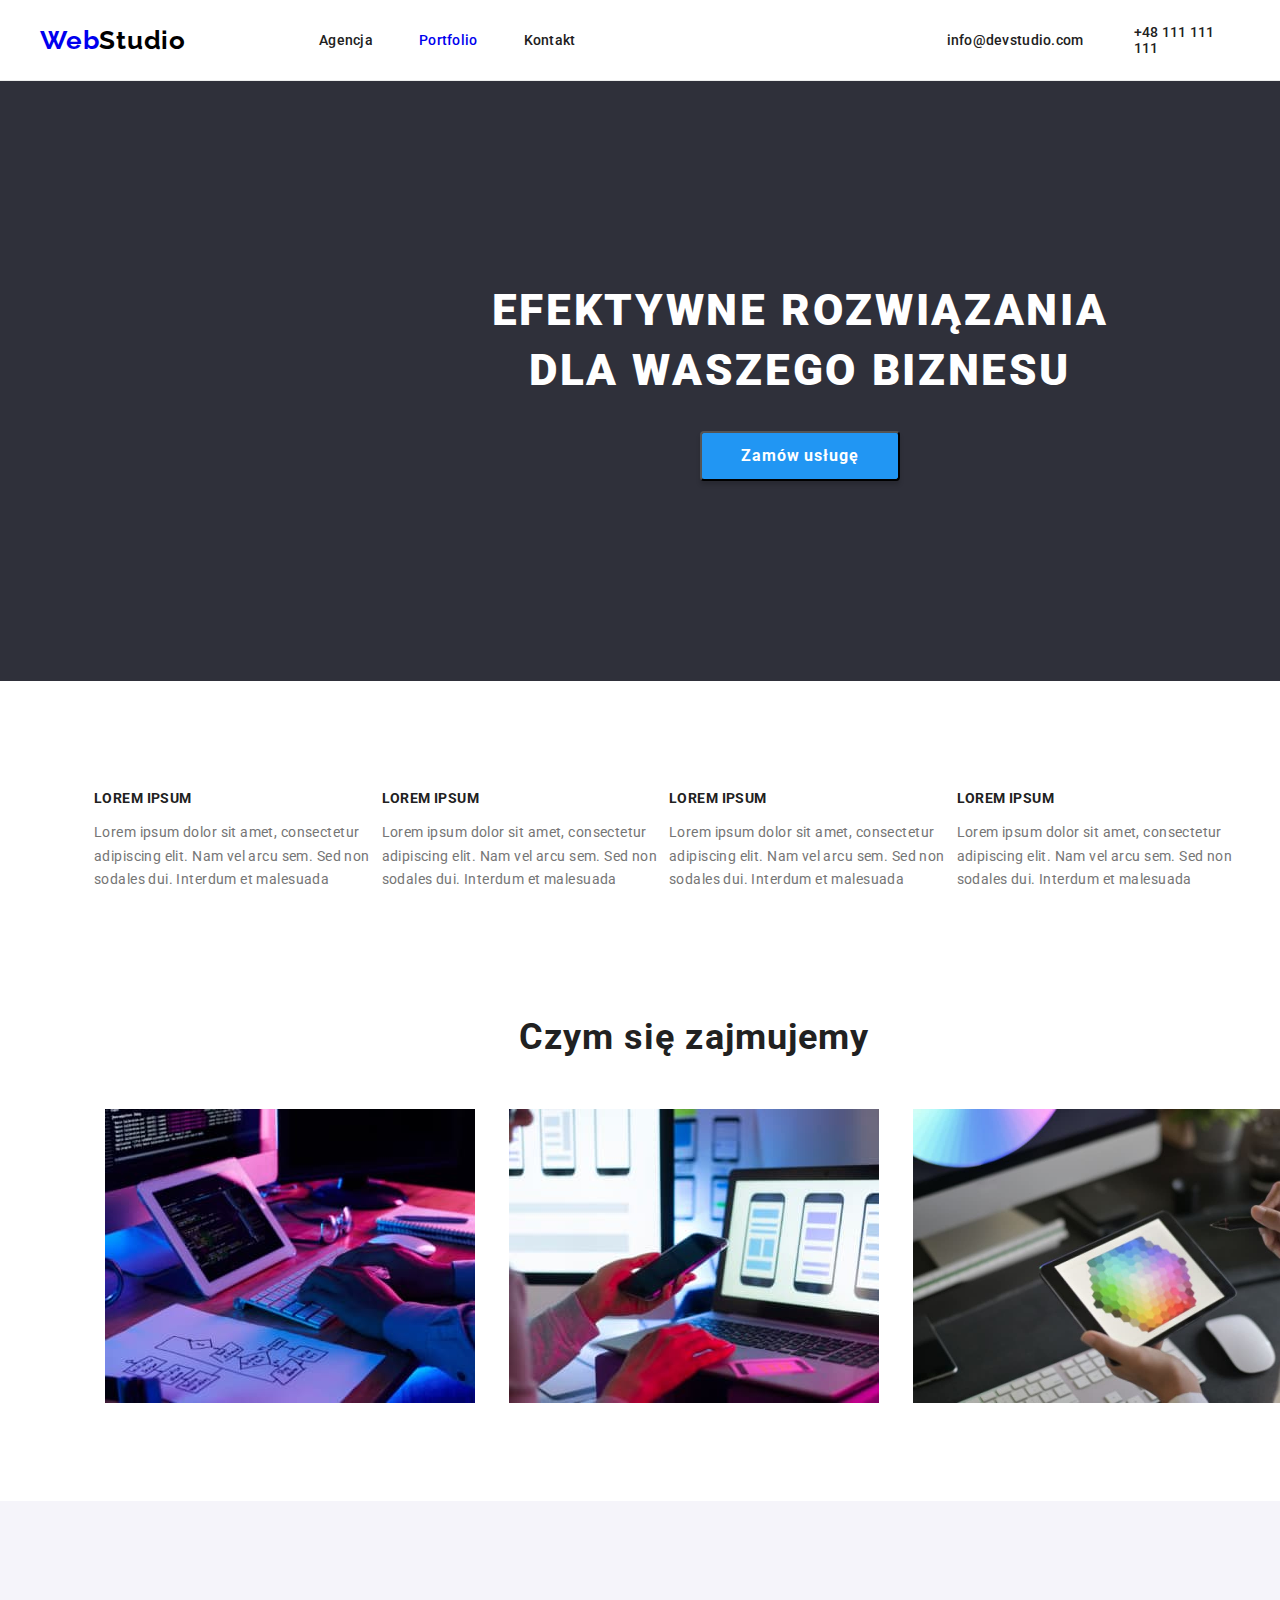
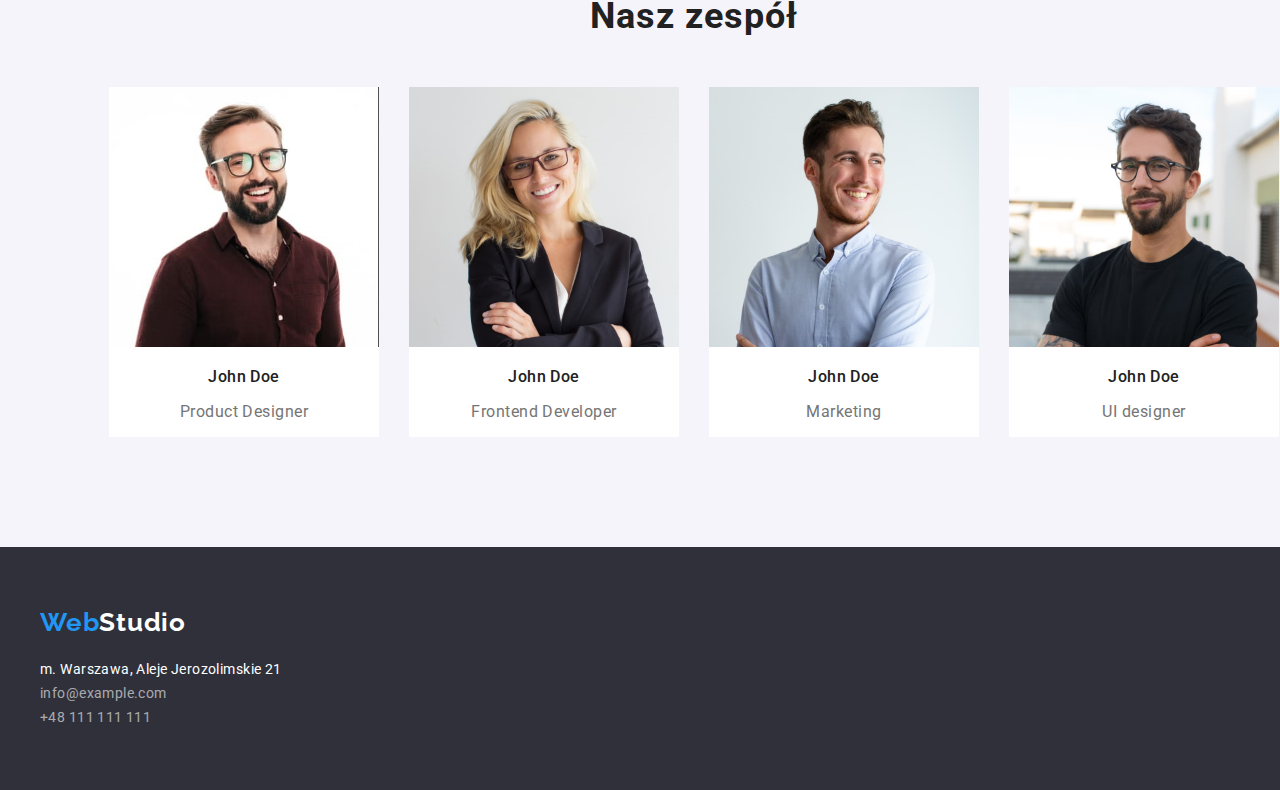
<file: index.html>
<!DOCTYPE html>
<html lang="en">
  <head>
    <title>Wojciech Szczygieł hw3</title>
    <meta charset="UTF-8" />
    <link
      rel="stylesheet"
      href="https://cdnjs.cloudflare.com/ajax/libs/modern-normalize/1.0.0/modern-normalize.min.css"
    />
    <link rel="stylesheet" href="style.css" />
    <link rel="preconnect" href="https://fonts.googleapis.com" />
    <link rel="preconnect" href="https://fonts.gstatic.com" crossorigin />
    <link
      href="https://fonts.googleapis.com/css2?family=Raleway:wght@700&display=swap"
      rel="stylesheet"
    />
    <link
      href="https://fonts.googleapis.com/css2?family=Roboto:wght@400;500;700;900&display=swap"
      rel="stylesheet"
    />
  </head>

  <body>
    <header class="header-style">
      <div class="container row">
        <div class="logo">
          <a href="index.html">Web<span class="logo-black">Studio</span></a>
        </div>
        <nav class="header-nav">
          <ul class="row">
            <li><a>Agencja</a></li>
            <li><a href="portfolio.html">Portfolio</a></li>
            <li><a>Kontakt</a></li>
          </ul>
        </nav>
        <div class="header-mail"><a>info@devstudio.com</a></div>
        <div class="phone-number"><a>+48 111 111 111</a></div>
      </div>
    </header>

    <main>
      <section class="section section-1-padding">
        <div class="container">
          <h1>EFEKTYWNE ROZWIĄZANIA DLA WASZEGO BIZNESU</h1>
          <button type="button">
            <span class="button-name">Zamów usługę</span>
          </button>
        </div>
      </section>

      <section class="section section-2-bg">
        <div class="container">
          <ul class="card-set">
            <li class="item">
              <h2>Lorem ipsum</h2>
              <p>
                Lorem ipsum dolor sit amet, consectetur adipiscing elit. Nam vel
                arcu sem. Sed non sodales dui. Interdum et malesuada
              </p>
            </li>

            <li class="item">
              <h2>Lorem ipsum</h2>
              <p>
                Lorem ipsum dolor sit amet, consectetur adipiscing elit. Nam vel
                arcu sem. Sed non sodales dui. Interdum et malesuada
              </p>
            </li>

            <li class="item">
              <h2>Lorem ipsum</h2>
              <p>
                Lorem ipsum dolor sit amet, consectetur adipiscing elit. Nam vel
                arcu sem. Sed non sodales dui. Interdum et malesuada
              </p>
            </li>

            <li class="item">
              <h2>Lorem ipsum</h2>
              <p>
                Lorem ipsum dolor sit amet, consectetur adipiscing elit. Nam vel
                arcu sem. Sed non sodales dui. Interdum et malesuada
              </p>
            </li>
          </ul>

          <h2>Czym się zajmujemy</h2>
          <div class="main-div-2-images">
            <img
              width="370"
              height="294"
              alt="A person is typing on a keyboard in a slightly lighted room."
              src="images/csz0.jpg"
            />
            <img
              width="370"
              height="294"
              alt="A woman is in front of a computer. She has a phone in her hand."
              src="images/csz1.jpg"
            />
            <img
              width="370"
              height="294"
              alt="A person is holding a tablet in their left hand and a pen in their right hand. On the tablet there is a palette of colors."
              src="images/csz2.jpg"
            />
          </div>
        </div>
      </section>

      <section class="section section-3-bg">
        <div class="container">
          <h2>Nasz zespół</h2>
          <ul class="main-div-3-our-team-table">
            <li class="main-div3-our-team-member">
              <img
                width="270"
                height="260"
                alt="A white young man in a claret shirt. He has a beard and is smiling."
                src="images/john_doe_1.jpg"
              />
              <p class="main-div3-our-team-member-name">John Doe</p>
              <p class="main-div3-our-team-member-position">Product Designer</p>
            </li>
            <li class="main-div3-our-team-member">
              <img
                width="270"
                height="260"
                alt="A white blonde woman in proffesional suit. She has black glasses."
                src="images/john_doe_2.jpg"
              />
              <p class="main-div3-our-team-member-name">John Doe</p>
              <p class="main-div3-our-team-member-position">
                Frontend Developer
              </p>
            </li>
            <li class="main-div3-our-team-member">
              <img
                width="270"
                height="260"
                alt="A white young, wide smiling man in a bluish shirt."
                src="images/john_doe_3.jpg"
              />
              <p class="main-div3-our-team-member-name">John Doe</p>
              <p class="main-div3-our-team-member-position">Marketing</p>
            </li>
            <li class="main-div3-our-team-member">
              <img
                width="270"
                height="260"
                alt="A white man, slightly smiling, in a black shirt. He wears glasses and is miling."
                src="images/john_doe_4.jpg"
              />
              <p class="main-div3-our-team-member-name">John Doe</p>
              <p class="main-div3-our-team-member-position">UI designer</p>
            </li>
          </ul>
        </div>
      </section>
    </main>

    <footer>
      <div class="footer-style">
        <div class="container container-flex-start">
          <a class="footer-logo"
            ><span class="footer-logo-blueweb">Web</span>Studio</a
          >
          <address>
            <a class="footer-adress"> m. Warszawa, Aleje Jerozolimskie 21</a
            ><br />
            <a class="footer-mail" href="mailto:info@example.com"
              >info@example.com</a
            ><br />
            <a class="footer-telephone">+48 111 111 111</a>
          </address>
        </div>
      </div>
    </footer>
  </body>
</html>
</file>
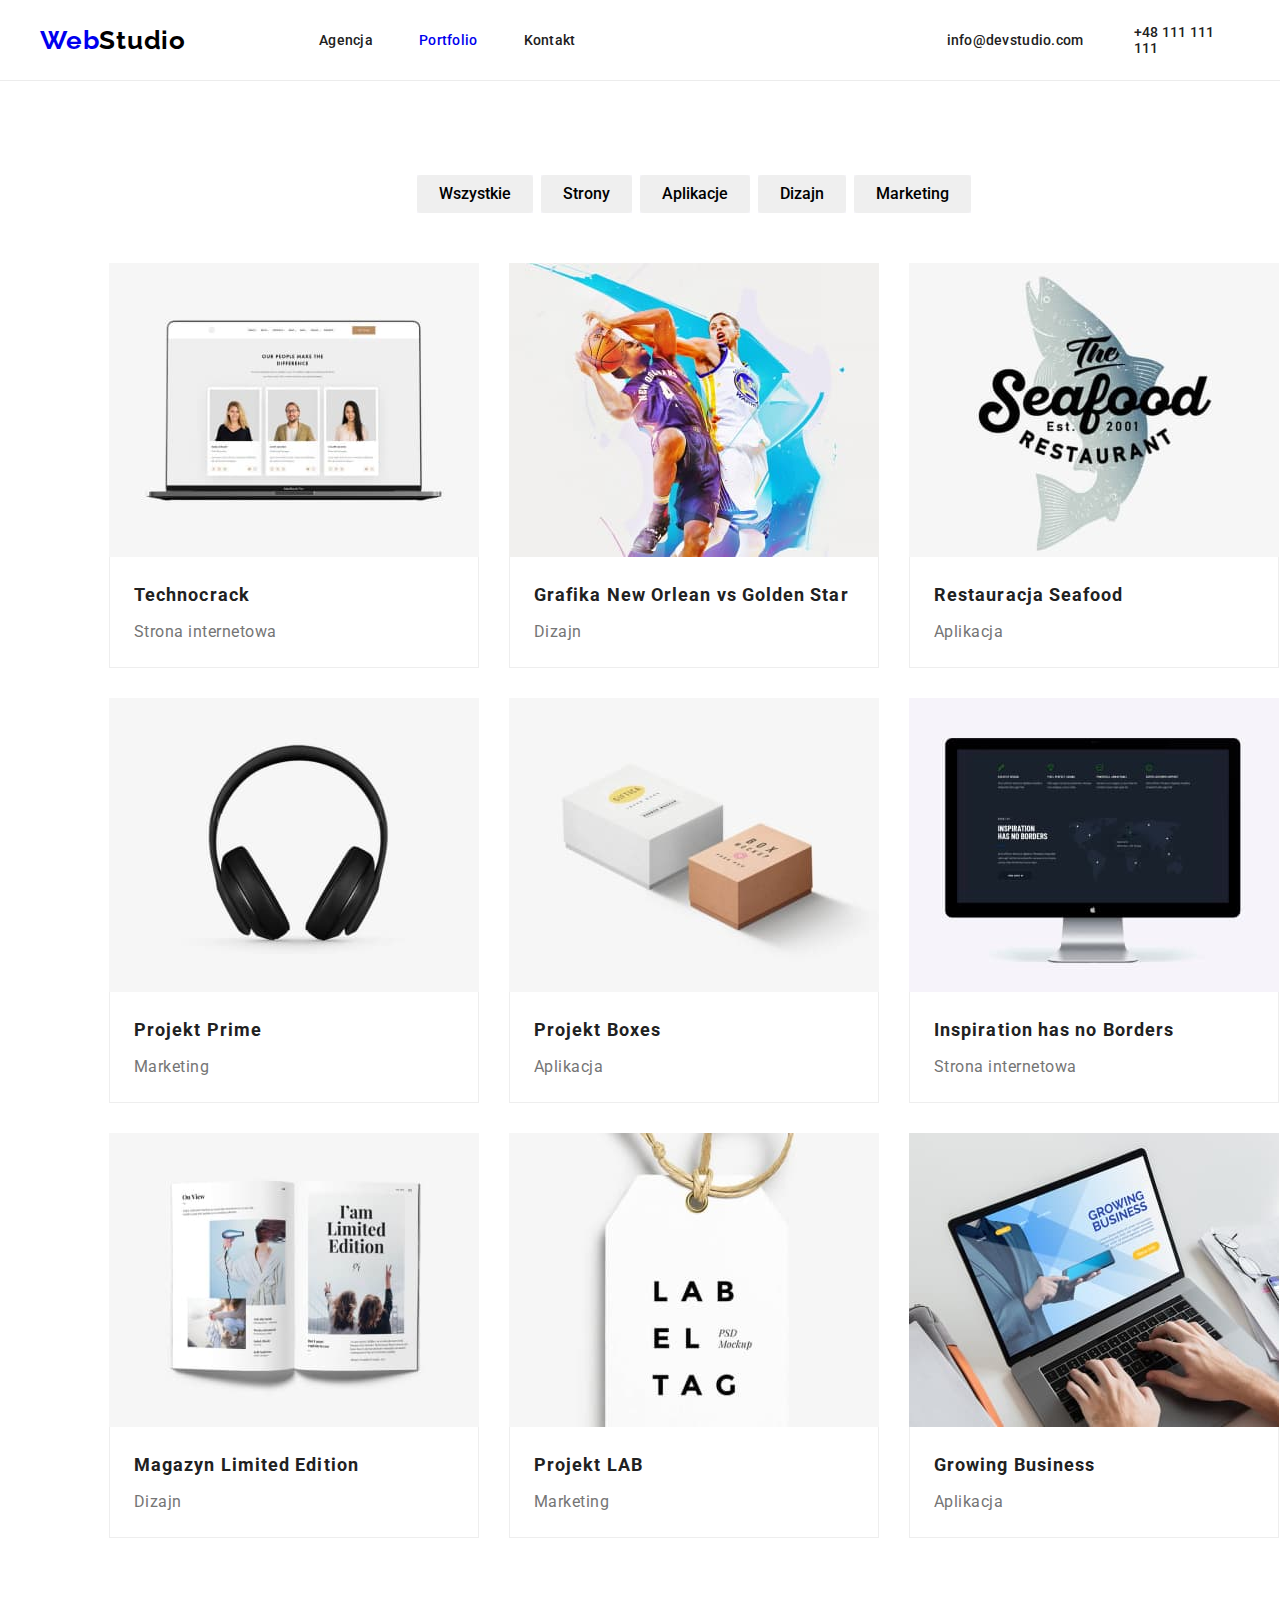
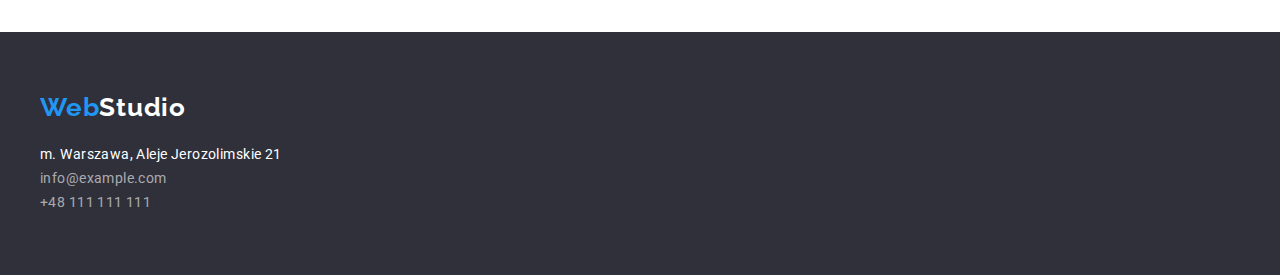
<file: portfolio.html>
<!DOCTYPE html>
<html lang="en">
  <head>
    <title>Portfolio hw3</title>
    <meta charset="UTF-8" />
    <link
      rel="stylesheet"
      href="https://cdnjs.cloudflare.com/ajax/libs/modern-normalize/1.0.0/modern-normalize.min.css"
    />
    <link rel="stylesheet" href="style.css" />
    <link rel="preconnect" href="https://fonts.googleapis.com" />
    <link rel="preconnect" href="https://fonts.gstatic.com" crossorigin />
    <link
      href="https://fonts.googleapis.com/css2?family=Raleway:wght@700&display=swap"
      rel="stylesheet"
    />
    <link
      href="https://fonts.googleapis.com/css2?family=Roboto:wght@400;500;700;900&display=swap"
      rel="stylesheet"
    />
  </head>

  <body>
    <header class="header-style">
      <div class="container row">
        <div class="logo">
          <a href="index.html">Web<span class="logo-black">Studio</span></a>
        </div>
        <nav class="header-nav">
          <ul class="row">
            <li><a>Agencja</a></li>
            <li><a href="portfolio.html">Portfolio</a></li>
            <li><a>Kontakt</a></li>
          </ul>
        </nav>
        <div class="header-mail"><a>info@devstudio.com</a></div>
        <div class="phone-number"><a>+48 111 111 111</a></div>
      </div>
    </header>

    <main>
      <section class="section section-2-bg">
        <div class="container">
          <ul class="portfolio-buttons">
            <li><button type="button">Wszystkie</button></li>
            <li><button type="button">Strony</button></li>
            <li><button type="button">Aplikacje</button></li>
            <li><button type="button">Dizajn</button></li>
            <li><button type="button">Marketing</button></li>
          </ul>

          <ul class="portfolio-cards-wrap">
            <li class="portfolio-images-grid">
              <img
                width="370"
                height="294"
                alt="A laptop"
                src="images/portfolio1.jpg"
              />
              <p class="portfolio-card-header">Technocrack</p>
              <p class="portfolio-card-comment">Strona internetowa</p>
            </li>
            <li class="portfolio-images-grid">
              <img
                width="370"
                height="294"
                alt="Two basketball players fighting over a ball during a jump"
                src="images/portfolio2.jpg"
              />
              <p class="portfolio-card-header">
                Grafika New Orlean vs Golden Star
              </p>
              <p class="portfolio-card-comment">Dizajn</p>
            </li>
            <li class="portfolio-images-grid">
              <img
                width="370"
                height="294"
                alt="Logo of a seafood reastaurant."
                src="images/portfolio3.jpg"
              />
              <p class="portfolio-card-header">Restauracja Seafood</p>
              <p class="portfolio-card-comment">Aplikacja</p>
            </li>

            <li class="portfolio-images-grid">
              <img
                width="370"
                height="294"
                alt="A laptop"
                src="images/portfolio4.jpg"
              />
              <p class="portfolio-card-header">Projekt Prime</p>
              <p class="portfolio-card-comment">Marketing</p>
            </li>
            <li class="portfolio-images-grid">
              <img
                width="370"
                height="294"
                alt="Two basketball players fighting over a ball during a jump"
                src="images/portfolio5.jpg"
              />
              <p class="portfolio-card-header">Projekt Boxes</p>
              <p class="portfolio-card-comment">Aplikacja</p>
            </li>
            <li class="portfolio-images-grid">
              <img
                width="370"
                height="294"
                alt="Logo of a seafood reastaurant."
                src="images/portfolio6.jpg"
              />
              <p class="portfolio-card-header">Inspiration has no Borders</p>
              <p class="portfolio-card-comment">Strona internetowa</p>
            </li>

            <li class="portfolio-images-grid">
              <img
                width="370"
                height="294"
                alt="A laptop"
                src="images/portfolio7.jpg"
              />
              <p class="portfolio-card-header">Magazyn Limited Edition</p>
              <p class="portfolio-card-comment">Dizajn</p>
            </li>
            <li class="portfolio-images-grid">
              <img
                width="370"
                height="294"
                alt="Two basketball players fighting over a ball during a jump"
                src="images/portfolio8.jpg"
              />
              <p class="portfolio-card-header">Projekt LAB</p>
              <p class="portfolio-card-comment">Marketing</p>
            </li>
            <li class="portfolio-images-grid">
              <img
                width="370"
                height="294"
                alt="Logo of a seafood reastaurant."
                src="images/portfolio9.jpg"
              />
              <p class="portfolio-card-header">Growing Business</p>
              <p class="portfolio-card-comment">Aplikacja</p>
            </li>
          </ul>
        </div>
      </section>
    </main>

    <footer>
      <div class="footer-style">
        <div class="container container-flex-start">
          <a class="footer-logo"
            ><span class="footer-logo-blueweb">Web</span>Studio</a
          >
          <address>
            <a class="footer-adress"> m. Warszawa, Aleje Jerozolimskie 21</a
            ><br />
            <a class="footer-mail" href="mailto:info@example.com"
              >info@example.com</a
            ><br />
            <a class="footer-telephone">+48 111 111 111</a>
          </address>
        </div>
      </div>
    </footer>
  </body>
</html>
</file>
<file: style.css>
:root {
  --background: #fff;
  --primary-color: #2196f3;
  --primary-text-color: #212121;
  --section-bg-color: #2f303a;
  --section-color: #fff;
  --studio-button-text-color: #fff;
  --main-div-our-team-background-color: #f5f4fa;
  --our-team-member-background-color: #fff;
  --our-team-member-position-text-color: #757575;
  --footer-background: #2f303a;
  --footer-logo-color: #fff;
  --footer-adress-color: #fff;
  --portfolio-buttons-background-color: #f5f4fa;
  --portfolio-buttons-text-hover-color: #fff;
  --section-2-bg-color: #fff;
  --portfolio-card-border: #eeeeee;
  --header-border: #ececec;
  --footer-adress: rgba(255, 255, 255, 0.6);
}

h1 {
  margin: 0;
  padding: 0;
}

h2 {
  padding: 0;
  margin: 0;
}

body {
  font-family: "Roboto", Arial, Helvetica, sans-serif;
  font-style: normal;
  font-weight: 400;
  color: var(--primary-text-color);
  margin: 0 auto;
  background-color: var(--background);
}

.container {
  width: 1200px;
  display: flex;
  flex-direction: column;
  align-items: center;
  margin: auto;
}

.row {
  display: flex;
  flex-direction: row;
  justify-content: center;
  list-style-type: none;
}

.header-style {
  font-weight: 500;
  font-size: 14px;
  letter-spacing: 0.02em;
  display: flex;
  justify-content: center;
  border-bottom: 1px solid var(--header-border);
}

.header-style > .container > nav > ul > li > a:hover {
  color: var(--primary-color);
}

.logo {
  font-family: "Raleway";
  font-weight: 700;
  font-size: 26px;
  margin-right: 93px;

  letter-spacing: 0.03em;

  color: var(--primary-color);
  line-height: 3.076923076923077;
}
.logo > a {
  text-decoration: none;
}

.logo > a:visited {
  color: inherit;
}

.logo-black {
  color: black;
}

.row > li:not(:last-child) {
  margin-right: 46px;
}

.row > li > a {
  text-decoration: none;
}

.row > li > a:visited {
  color: inherit;
}

.header-nav {
  margin-right: 371px;
}

.header-mail {
  margin-right: 50px;
}

.header-mail:hover {
  color: var(--primary-color);
}

.phone-number:hover {
  color: var(--primary-color);
}

.section {
  align-items: center;
  display: flex;
  justify-content: center;
  flex-direction: column;
  padding: 94px;
  width: 100%;
  background: var(--section-bg-color);
}

.section-2-bg {
  background-color: var(--section-2-bg-color);
}

.section > .container > h1 {
  font-weight: 900;
  width: 696px;
  font-size: 44px;
  line-height: 1.36;
  /* or 136% */
  text-align: center;
  letter-spacing: 0.06em;
  text-transform: uppercase;

  color: var(--section-color);
}

.section > .container > button {
  height: 50px;
  width: 200px;
  margin-top: 30px;
  background: var(--primary-color);
  box-shadow: 0px 4px 4px rgba(0, 0, 0, 0.15);
  border-radius: 4px;
}

.button-name {
  width: 117px;
  font-weight: 700;
  line-height: 1.88;

  align-items: center;
  text-align: center;
  letter-spacing: 0.06em;
  color: var(--studio-button-text-color);
}

.section-1-padding {
  padding: 200px;
}

.card-set {
  display: flex;
  /* Make a flex container multiline */
  flex-wrap: wrap;
  /* Set gap between rows and columns */
  gap: 10px;
  padding: 0 0 94px 0;
  list-style: none;
}

.item {
  flex-basis: calc((100% - 90px) / 4);
}

.item > h2 {
  font-weight: 700;
  font-size: 14px;
  line-height: 1.14;
  letter-spacing: 0.03em;
  text-transform: uppercase;
}

.item > p {
  font-weight: 400;
  font-size: 14px;
  line-height: 1.71;

  letter-spacing: 0.03em;
  color: var(--our-team-member-position-text-color);
}

.container > h2 {
  font-weight: 700;
  font-size: 36px;
  line-height: 1.17;
  letter-spacing: 0.03em;
}

.main-div-2-images {
  padding-top: 50px;
}

.main-div-2-images > img:not(:last-child) {
  margin-right: 30px;
}

.main-div-3-our-team {
  background: var(--main-div-our-team-background-color);
  margin-top: 94px;
  align-items: center;
  display: flex;
  justify-content: center;
  flex-direction: column;
}

.section-3-bg {
  background-color: var(--portfolio-buttons-background-color);
}

.main-div-3-our-team > h2 {
  font-weight: 700;
  font-size: 36px;
  line-height: 1.17;
  letter-spacing: 0.03em;
}

.main-div-3-our-team-table {
  margin-top: 50px;
  display: flex;
  flex-wrap: wrap;
  gap: 30px;
  padding: 0;
  list-style: none;
}

.portfolio-cards-wrap {
  justify-content: center;
  display: flex;
  flex-wrap: wrap;
  gap: 30px;
  padding: 0;
  margin: 0;
  list-style: none;
}

.main-div3-our-team-member {
  flex-basis: calc((100% - 90px) / 4);
  background: var(--our-team-member-background-color);
}

.main-div3-our-team-member-name {
  font-weight: 500;
  line-height: 1.19;
  /* identical to box height */
  text-align: center;
  letter-spacing: 0.03em;
}

.main-div3-our-team-member-position {
  line-height: 1.19;
  /* identical to box height */
  text-align: center;
  letter-spacing: 0.03em;
  color: var(--our-team-member-position-text-color);
}

.section > h2 {
  font-weight: 700;
  font-size: 36px;
  line-height: 36px;
  text-align: center;
  letter-spacing: 0.03em;
}

.footer-style {
  background: var(--footer-background);
  padding-bottom: 60px;
}

.container-flex-start {
  align-items: flex-start;
}

.footer-logo {
  padding-top: 60px;
  margin-bottom: 20px;
  font-family: "Raleway";
  font-weight: 700;
  font-size: 26px;
  line-height: 1.19;
  /* identical to box height */

  letter-spacing: 0.03em;
  color: var(--footer-logo-color);
}
.footer-logo-blueweb {
  color: var(--primary-color);
}
.footer-adress {
  font-weight: 400;
  font-size: 14px;
  line-height: 1.71;
  /* or 171% */

  letter-spacing: 0.03em;

  color: var(--footer-adress-color);
  font-style: normal;
}

.footer-adress:hover {
  color: var(--primary-color);
}

.footer-mail {
  font-style: normal;
  margin-top: 9px;
  font-size: 14px;
  line-height: 1.71;
  /* or 171% */

  letter-spacing: 0.03em;
  text-decoration: none;
  color: var(--footer-adress);
}

.footer-mail:hover {
  color: var(--primary-color);
}

.footer-telephone {
  font-style: normal;
  margin-top: 9px;
  font-size: 14px;
  line-height: 1.71;
  letter-spacing: 0.03em;
  color: var(--footer-adress);
}
.footer-telephone:hover {
  color: var(--primary-color);
}

.portfolio-buttons {
  margin-top: 0;
  padding-left: 0;
  margin-bottom: 50px;
  list-style: none;
  align-items: center;
  display: flex;
  justify-content: center;
}

.portfolio-buttons > li {
  background: var(--portfolio-buttons-background-color);
}

.portfolio-buttons > li > button:hover {
  background: var(--primary-color);
  color: var(--portfolio-buttons-text-hover-color);
}

.portfolio-buttons > li > button {
  height: 38px;
  font-weight: 500;
  cursor: pointer;
  padding: 6px 22px;
  border: none;
  border-radius: 4px;
}

.portfolio-buttons > li:not(:last-child) {
  margin-right: 8px;
}

.portfolio-images-grid {
  border-bottom: 1px solid var(--portfolio-card-border);
  background-color: var(--section-2-bg-color);
}

.portfolio-images-grid > img {
  width: 100%;
  display: block;
}

.portfolio-card-header {
  border-left: 1px solid var(--portfolio-card-border);
  border-right: 1px solid var(--portfolio-card-border);
  margin: 0;
  padding: 20px 24px 0 24px;
  font-weight: 700;
  font-size: 18px;
  line-height: 2;
  letter-spacing: 0.06em;
}

.portfolio-card-comment {
  border-left: 1px solid var(--portfolio-card-border);
  border-right: 1px solid var(--portfolio-card-border);
  margin: 0;
  padding: 4px 24px 20px 24px;
  line-height: 1.875;
  letter-spacing: 0.03em;
  color: var(--our-team-member-position-text-color);
}
</file>
